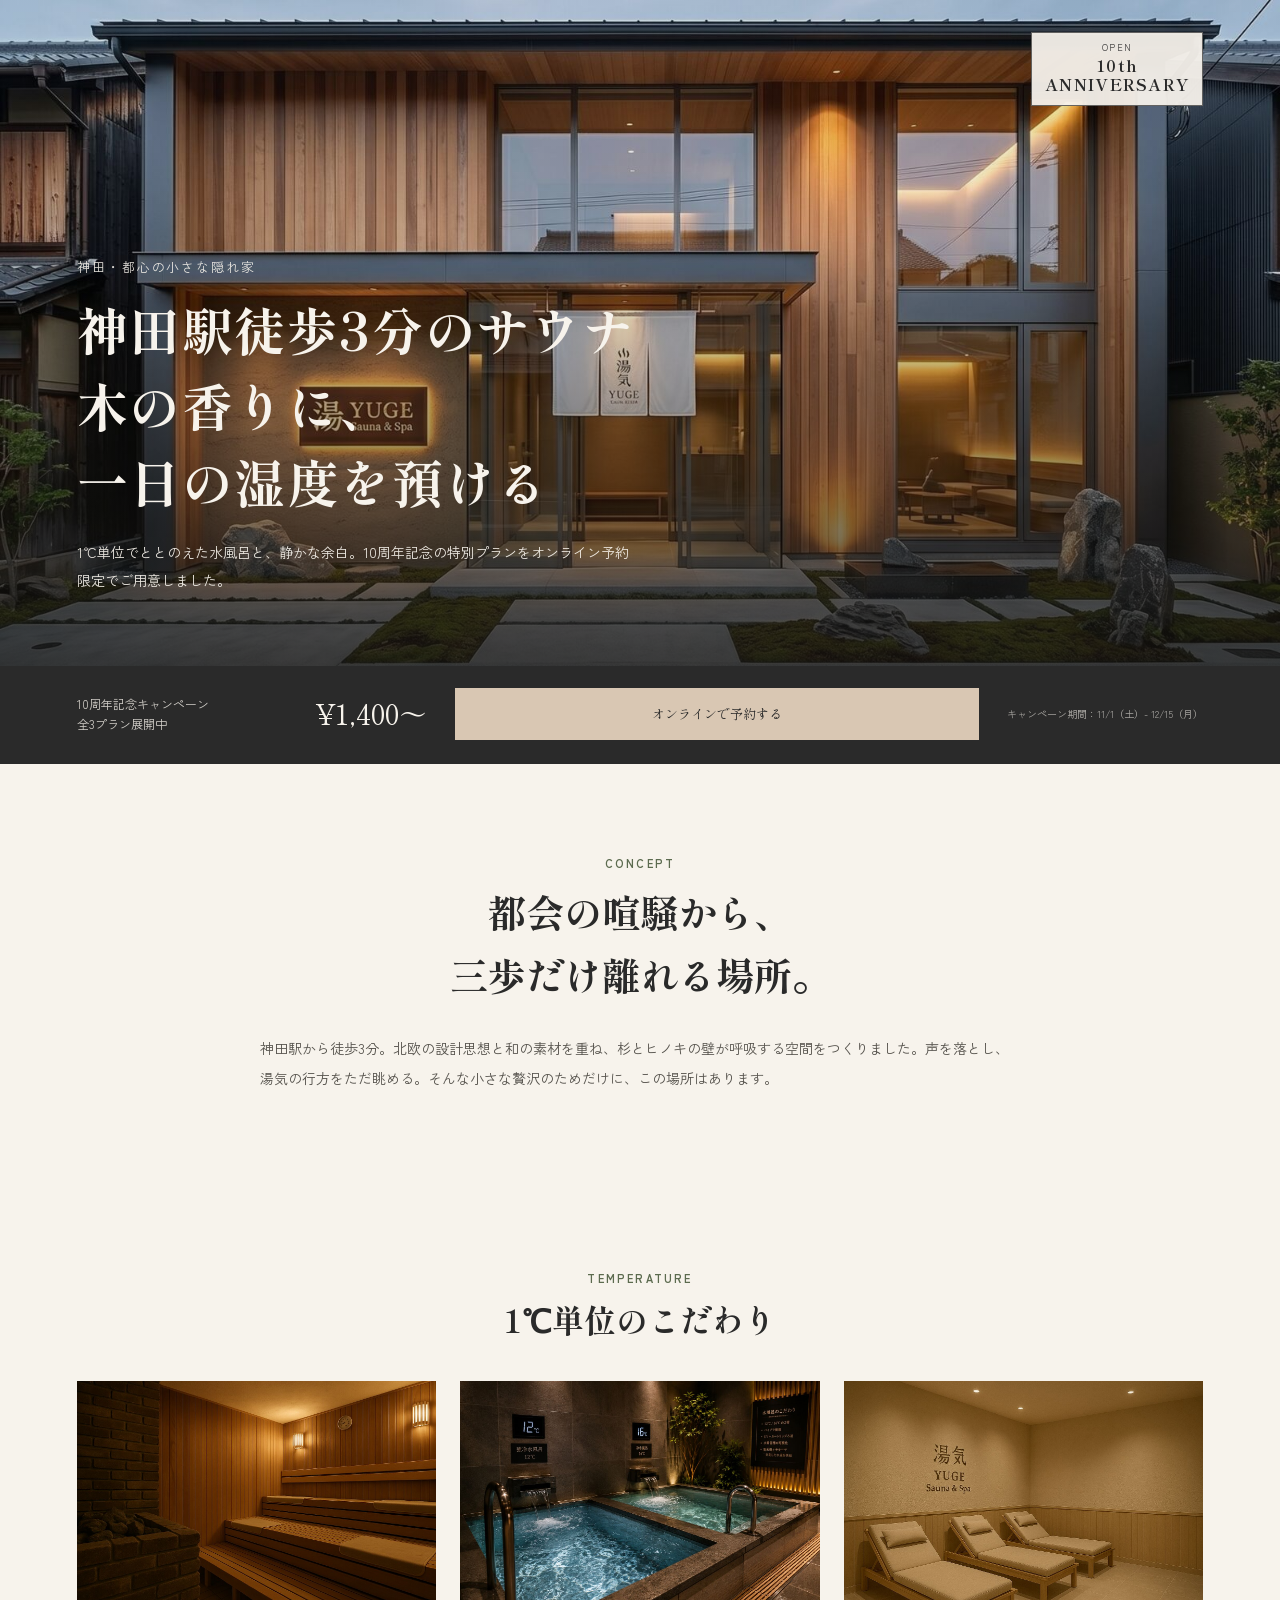
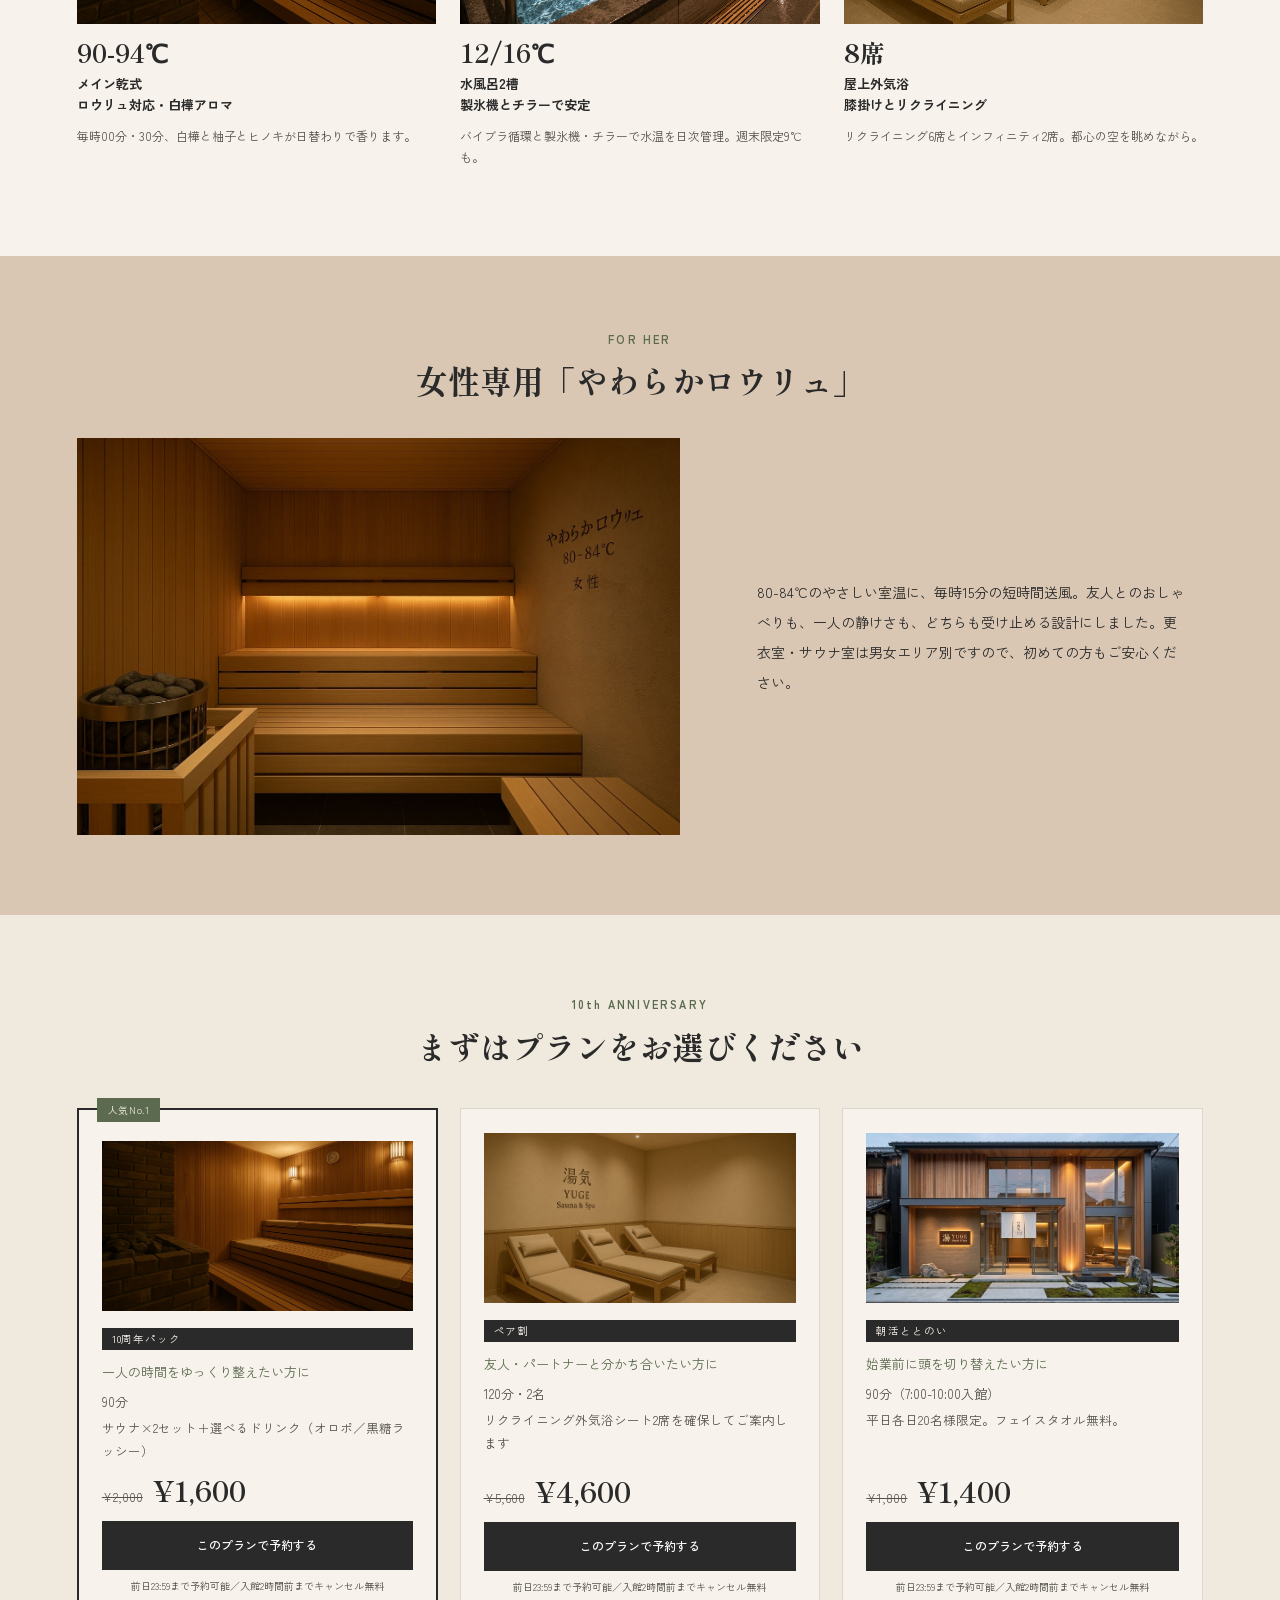
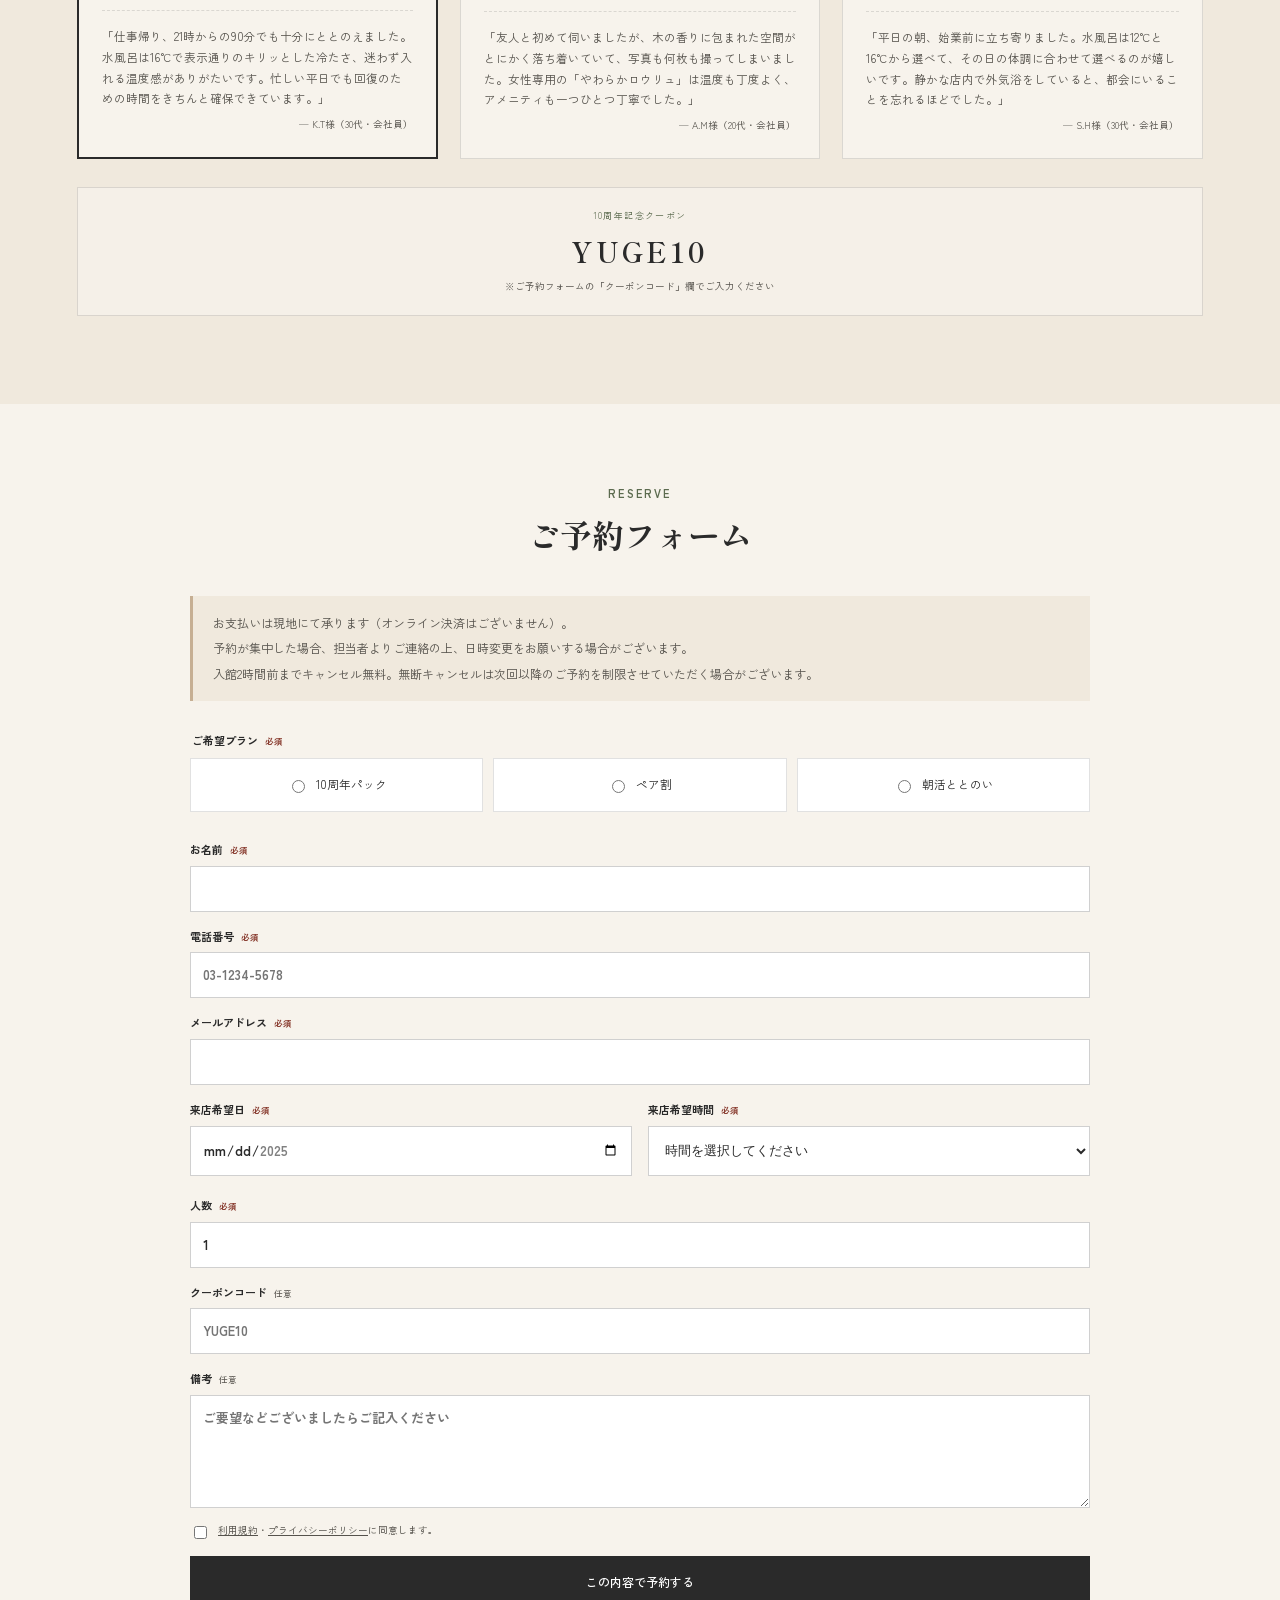
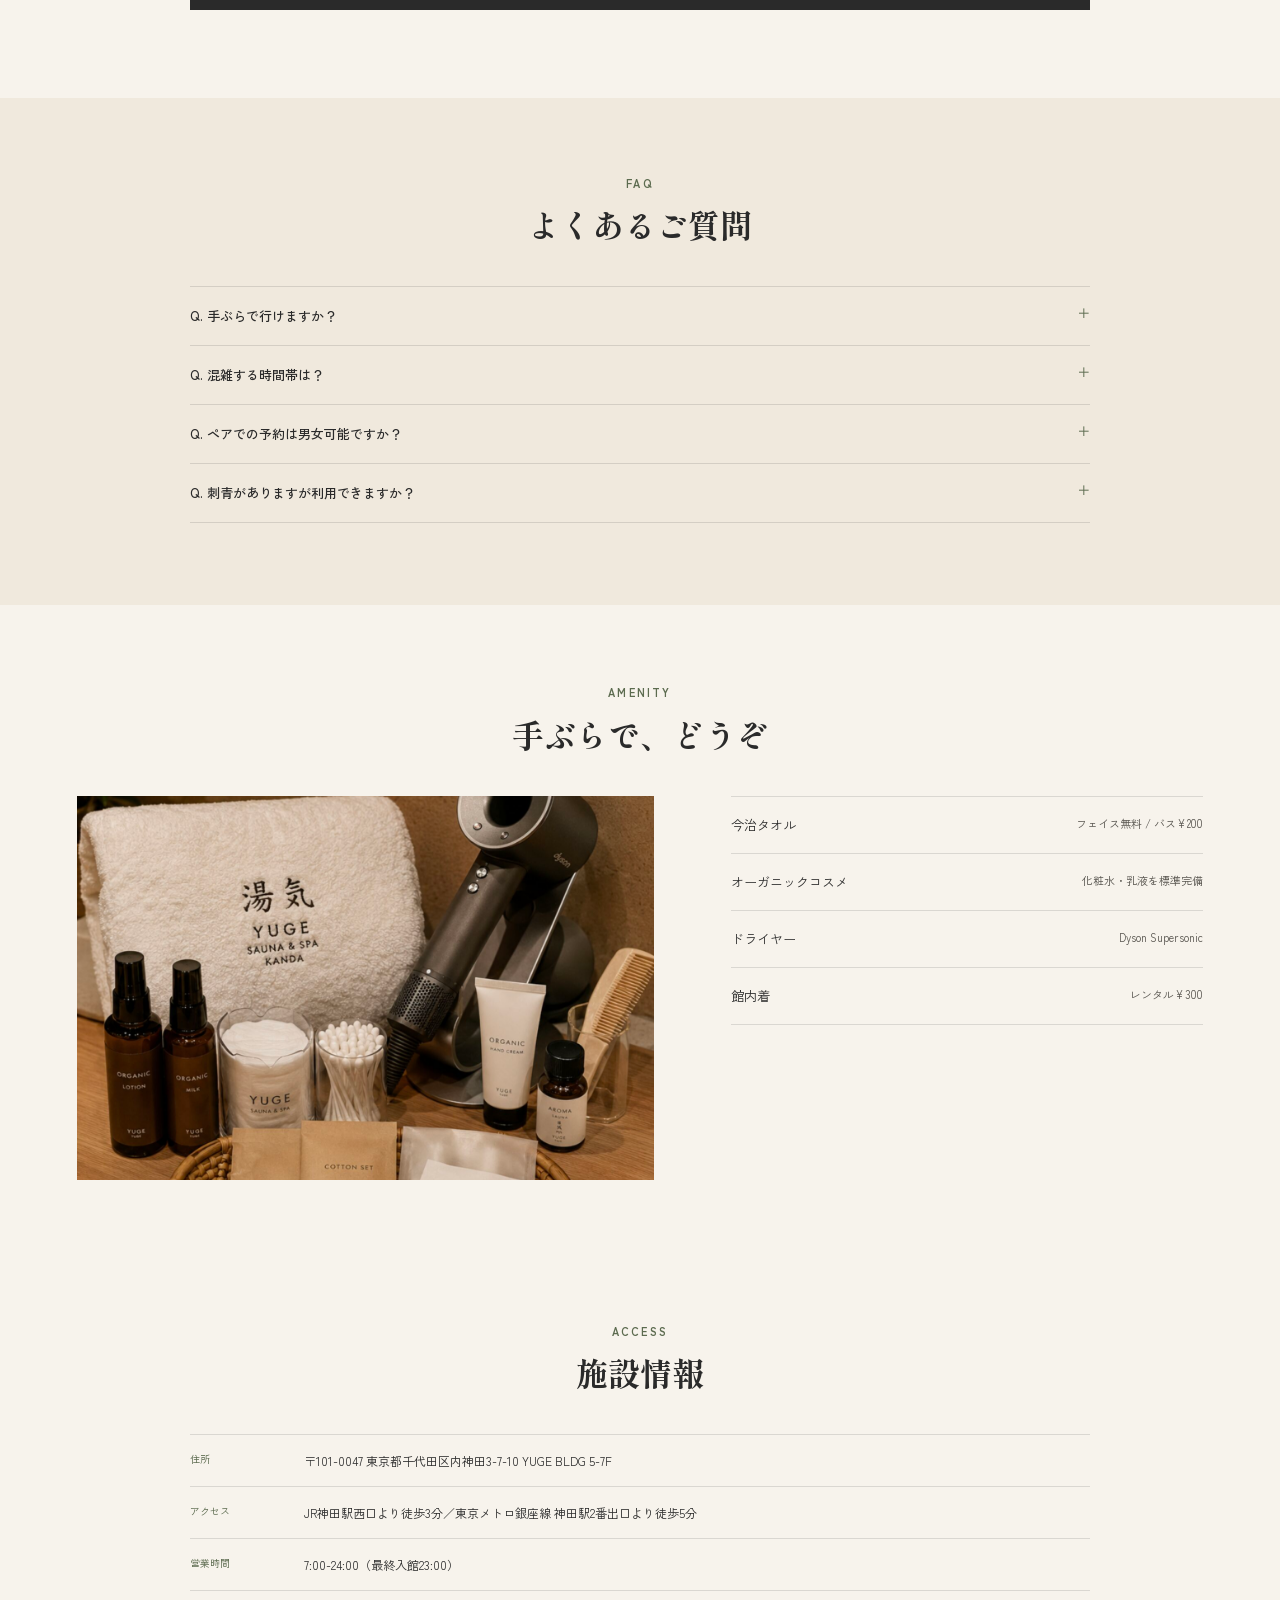
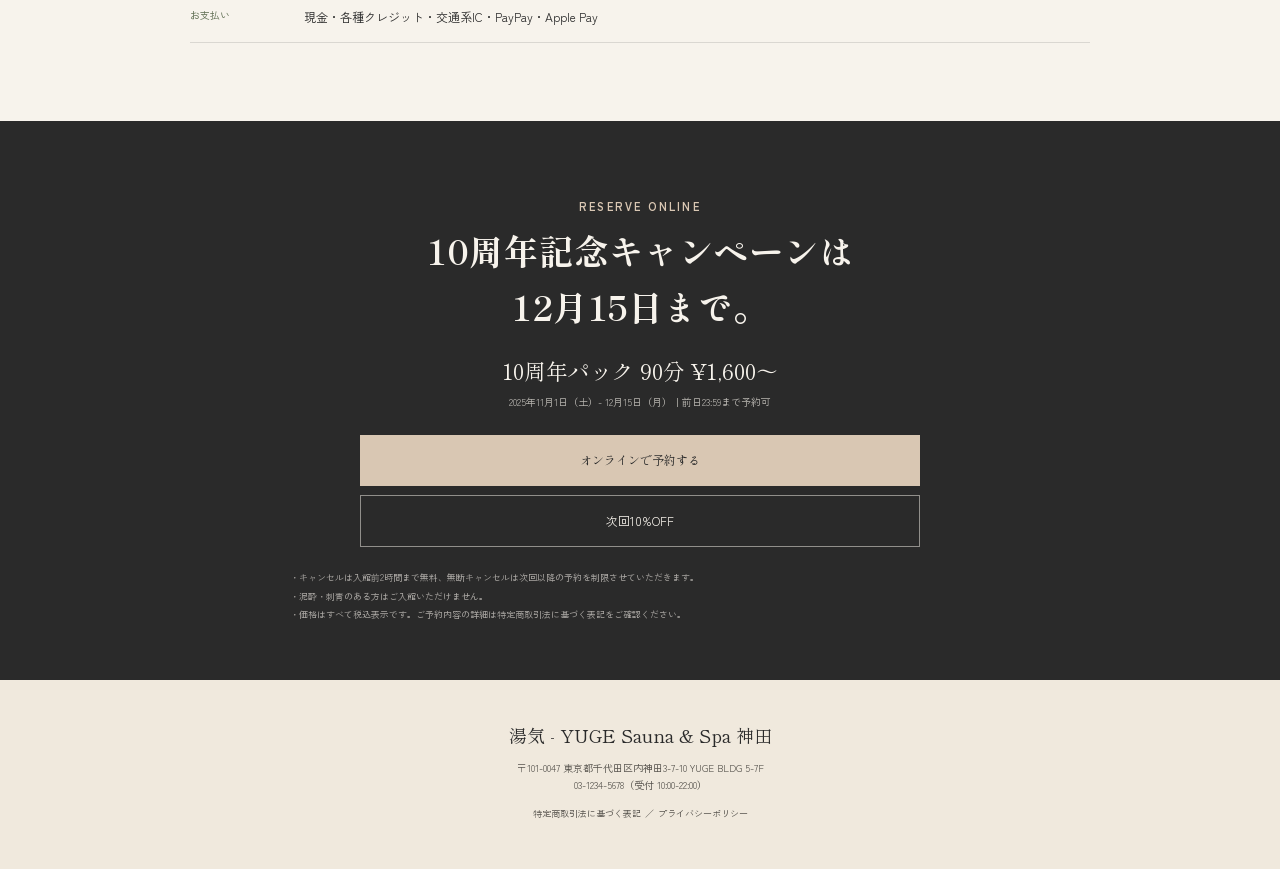
<file: lp_yuge/index.html>
<!DOCTYPE html>

<html lang="ja">
<head>
<meta charset="utf-8"/>
<meta content="width=device-width, initial-scale=1, viewport-fit=cover" name="viewport"/>
<title>湯気 - YUGE Sauna &amp; Spa 神田 | 10周年記念キャンペーン</title>
    <link rel="canonical" href="https://yuge-sauna.jp/10th/">
<meta content="神田駅徒歩3分の「湯気 - YUGE Sauna &amp; Spa 神田」。1℃単位でととのえた水風呂と静かな余白を楽しめるサウナ。10周年記念の特別プランをオンライン予約限定でご用意しています。" name="description"/>
<link href="favicon.ico" rel="icon"/>
<!-- OGP -->
<meta content="湯気 - YUGE Sauna &amp; Spa 神田 | 10周年記念キャンペーン" property="og:title"/>
<meta content="神田駅徒歩3分の「湯気 - YUGE Sauna &amp; Spa 神田」。1℃単位でととのえた水風呂と静かな余白を楽しめるサウナ。10周年記念の特別プランをオンライン予約限定でご用意しています。" property="og:description"/>
<meta content="website" property="og:type"/>
<meta content="https://yuge-sauna.jp/10th/" property="og:url"/>
<meta content="https://yuge-sauna.jp/10th/images/hero/exterior.jpg" property="og:image"/>
<link href="https://fonts.googleapis.com" rel="preconnect"/>
<link crossorigin="" href="https://fonts.gstatic.com" rel="preconnect"/>
<link href="https://fonts.googleapis.com/css2?family=Shippori+Mincho:wght@500;700&amp;family=Zen+Kaku+Gothic+New:wght@400;500;700&amp;display=swap" rel="stylesheet"/>
<link href="css/tokens.css" rel="stylesheet"/>
<link href="css/base.css" rel="stylesheet"/>
<link href="css/sections.css" rel="stylesheet"/>
<link href="css/form.css" rel="stylesheet"/>
<link href="css/desktop.css" rel="stylesheet"/>
<!-- GTM insert -->
</head>
<body>
<main class="site-shell">
<section aria-label="湯気 10周年記念キャンペーン" class="hero">
<img alt="湯気 - YUGE Sauna &amp; Spa 神田 外観" src="images/hero/exterior.jpg"/>
<div class="hero-badge"><span>OPEN</span><strong>10th<br/>ANNIVERSARY</strong></div>
<div class="hero-copy">
<p class="eyebrow">神田・都心の小さな隠れ家</p>
<h1 class="mincho">神田駅徒歩3分のサウナ<br/>木の香りに、<br/>一日の湿度を預ける</h1>
<p>1℃単位でととのえた水風呂と、静かな余白。10周年記念の特別プランをオンライン予約限定でご用意しました。</p>
</div>
</section>
<section aria-label="キャンペーン概要" class="hero-cta-strip">
<div class="hero-cta-price">
<p class="hero-cta-label">10周年記念キャンペーン<br/>全3プラン展開中</p>
<p class="hero-cta-nums mincho">¥1,400〜</p>
</div>
<a class="cta-block" href="#plan-section">オンラインで予約する</a>
<p class="hero-cta-period">キャンペーン期間：11/1（土）- 12/15（月）</p>
</section><section class="section concept-section">
<p class="kicker">CONCEPT</p>
<h2 class="mincho">都会の喧騒から、<br/>三歩だけ離れる場所。</h2>
<p>神田駅から徒歩3分。北欧の設計思想と和の素材を重ね、杉とヒノキの壁が呼吸する空間をつくりました。声を落とし、湯気の行方をただ眺める。そんな小さな贅沢のためだけに、この場所はあります。</p>
</section><section class="section temperature-section">
<div class="section-head"><p class="kicker">TEMPERATURE</p><h2 class="mincho">1℃単位のこだわり</h2></div>
<div class="spec-grid">
<article class="spec-mini"><img alt="メイン乾式サウナ" src="images/gallery/sauna-main.jpg"/><strong class="spec-temp mincho">90-94℃</strong><h3>メイン乾式<br/>ロウリュ対応・白樺アロマ</h3><p>毎時00分・30分、白樺と柚子とヒノキが日替わりで香ります。</p></article>
<article class="spec-mini"><img alt="水風呂2槽" src="images/gallery/mizuburo.jpg"/><strong class="spec-temp mincho">12/16℃</strong><h3>水風呂2槽<br/>製氷機とチラーで安定</h3><p>バイブラ循環と製氷機・チラーで水温を日次管理。週末限定9℃も。</p></article>
<article class="spec-mini"><img alt="屋上外気浴" src="images/gallery/gaikiyoku.jpg"/><strong class="spec-temp mincho">8席</strong><h3>屋上外気浴<br/>膝掛けとリクライニング</h3><p>リクライニング6席とインフィニティ2席。都心の空を眺めながら。</p></article>
</div>
</section><section class="women-section">
<div class="section-head"><p class="kicker">FOR HER</p><h2 class="mincho">女性専用「やわらかロウリュ」</h2></div>
<img alt="女性専用やわらかロウリュ" src="images/gallery/sauna-women.jpg"/>
<p>80-84℃のやさしい室温に、毎時15分の短時間送風。友人とのおしゃべりも、一人の静けさも、どちらも受け止める設計にしました。更衣室・サウナ室は男女エリア別ですので、初めての方もご安心ください。</p>
</section>
<section class="section section-plans" id="plan-section">
<div class="section-head">
<p class="kicker">10th ANNIVERSARY</p>
<h2 class="mincho">まずはプランをお選びください</h2>
</div>
<article class="price-card is-popular">
<span class="popular-badge">人気No.1</span>
<img alt="メインサウナ" class="price-thumb" src="images/gallery/sauna-main.jpg"/>
<span class="price-tag">10周年パック</span>
<p class="price-reason">一人の時間をゆっくり整えたい方に</p>
<p class="price-duration">90分</p>
<p class="price-desc">サウナ×2セット＋選べるドリンク（オロポ／黒糖ラッシー）</p>
<div class="price-row"><span class="price-old">¥2,000</span><strong class="price-new mincho">¥1,600</strong></div>
<button class="price-btn" data-plan="10th" type="button">このプランで予約する</button>
<p class="price-note">前日23:59まで予約可能／入館2時間前までキャンセル無料</p>
<div class="price-proof"><p>「仕事帰り、21時からの90分でも十分にととのえました。水風呂は16℃で表示通りのキリッとした冷たさ、迷わず入れる温度感がありがたいです。忙しい平日でも回復のための時間をきちんと確保できています。」</p><span>— K.T様（30代・会社員）</span></div>
</article>
<article class="price-card">
<img alt="屋上外気浴" class="price-thumb" src="images/gallery/gaikiyoku.jpg"/>
<span class="price-tag">ペア割</span>
<p class="price-reason">友人・パートナーと分かち合いたい方に</p>
<p class="price-duration">120分・2名</p>
<p class="price-desc">リクライニング外気浴シート2席を確保してご案内します</p>
<div class="price-row"><span class="price-old">¥5,600</span><strong class="price-new mincho">¥4,600</strong></div>
<button class="price-btn" data-plan="pair" type="button">このプランで予約する</button>
<p class="price-note">前日23:59まで予約可能／入館2時間前までキャンセル無料</p>
<div class="price-proof"><p>「友人と初めて伺いましたが、木の香りに包まれた空間がとにかく落ち着いていて、写真も何枚も撮ってしまいました。女性専用の「やわらかロウリュ」は温度も丁度よく、アメニティも一つひとつ丁寧でした。」</p><span>— A.M様（20代・会社員）</span></div>
</article>
<article class="price-card">
<img alt="湯気の外観" class="price-thumb" src="images/hero/exterior.jpg"/>
<span class="price-tag">朝活ととのい</span>
<p class="price-reason">始業前に頭を切り替えたい方に</p>
<p class="price-duration">90分（7:00-10:00入館）</p>
<p class="price-desc">平日各日20名様限定。フェイスタオル無料。</p>
<div class="price-row"><span class="price-old">¥1,800</span><strong class="price-new mincho">¥1,400</strong></div>
<button class="price-btn" data-plan="morning" type="button">このプランで予約する</button>
<p class="price-note">前日23:59まで予約可能／入館2時間前までキャンセル無料</p>
<div class="price-proof"><p>「平日の朝、始業前に立ち寄りました。水風呂は12℃と16℃から選べて、その日の体調に合わせて選べるのが嬉しいです。静かな店内で外気浴をしていると、都会にいることを忘れるほどでした。」</p><span>— S.H様（30代・会社員）</span></div>
</article>
<div aria-label="クーポンコード" class="coupon">
<p class="coupon-label">10周年記念クーポン</p>
<strong class="coupon-code mincho">YUGE10</strong>
<p>※ご予約フォームの「クーポンコード」欄でご入力ください</p>
</div>
</section>
<section class="section reservation-section" id="reservation-form">
<div class="section-head">
<p class="kicker">RESERVE</p>
<h2 class="mincho">ご予約フォーム</h2>
</div>
<div class="reserve-notice">
<p>お支払いは現地にて承ります（オンライン決済はございません）。</p>
<p>予約が集中した場合、担当者よりご連絡の上、日時変更をお願いする場合がございます。</p>
<p>入館2時間前までキャンセル無料。無断キャンセルは次回以降のご予約を制限させていただく場合がございます。</p>
</div>
<form id="reserve-form" novalidate="">
<fieldset>
<legend>ご希望プラン <span class="required">必須</span></legend>
<div class="radio-grid">
<label><input aria-describedby="plan-error" name="plan" required="" type="radio" value="10th"/> <span>10周年パック</span></label>
<label><input aria-describedby="plan-error" name="plan" type="radio" value="pair"/> <span>ペア割</span></label>
<label><input aria-describedby="plan-error" name="plan" type="radio" value="morning"/> <span>朝活ととのい</span></label>
</div>
<p class="field-error" data-error-for="plan" hidden="" id="plan-error"></p>
</fieldset>
<label class="field">お名前 <span class="required">必須</span><input aria-describedby="name-error" autocomplete="name" name="name" required="" type="text"/><span class="field-error" data-error-for="name" hidden="" id="name-error"></span></label>
<label class="field">電話番号 <span class="required">必須</span><input aria-describedby="tel-error" autocomplete="tel" inputmode="tel" name="tel" placeholder="03-1234-5678" required="" type="tel"/><span class="field-error" data-error-for="tel" hidden="" id="tel-error"></span></label>
<label class="field">メールアドレス <span class="required">必須</span><input aria-describedby="email-error" autocomplete="email" name="email" required="" type="email"/><span class="field-error" data-error-for="email" hidden="" id="email-error"></span></label>
<div class="field-row">
<label class="field">来店希望日 <span class="required">必須</span><input aria-describedby="date-error" max="2025-12-15" min="2025-11-01" name="date" required="" type="date"/><span class="field-error" data-error-for="date" hidden="" id="date-error"></span></label>
<label class="field">来店希望時間 <span class="required">必須</span><select aria-describedby="time-error" name="time" required=""><option value="">時間を選択してください</option><option value="07:00">07:00</option><option value="08:00">08:00</option><option value="09:00">09:00</option><option value="10:00">10:00</option><option value="11:00">11:00</option><option value="12:00">12:00</option><option value="13:00">13:00</option><option value="14:00">14:00</option><option value="15:00">15:00</option><option value="16:00">16:00</option><option value="17:00">17:00</option><option value="18:00">18:00</option><option value="19:00">19:00</option><option value="20:00">20:00</option><option value="21:00">21:00</option><option value="22:00">22:00</option><option value="23:00">23:00</option></select><span class="field-error" data-error-for="time" hidden="" id="time-error"></span></label>
</div>
<label class="field">人数 <span class="required">必須</span><input aria-describedby="people-error" min="1" name="people" required="" type="number" value="1"/><span class="field-error" data-error-for="people" hidden="" id="people-error"></span></label>
<label class="field">クーポンコード <span class="optional">任意</span><input name="coupon" placeholder="YUGE10" type="text" value=""/></label>
<label class="field">備考 <span class="optional">任意</span><textarea name="note" placeholder="ご要望などございましたらご記入ください" rows="4"></textarea></label>
<label class="agree"><input aria-describedby="agreement-error" name="agreement" required="" type="checkbox"/><span><a href="legal/terms.html">利用規約</a>・<a href="legal/privacy.html">プライバシーポリシー</a>に同意します。</span></label>
<p class="field-error agreement-error" data-error-for="agreement" hidden="" id="agreement-error"></p>
<p class="form-message error" hidden="" id="form-error" role="alert"></p>
<button class="form-submit" type="submit">この内容で予約する</button>
</form>
<div class="form-success" hidden="" id="form-success">
<p class="success-kicker">RESERVATION COMPLETE</p>
<h3 class="mincho">ご予約ありがとうございます</h3>
<p>予約内容を受け付けました。担当者より確認のご連絡を差し上げます。予約日時の変更やお問い合わせは03-1234-5678までお願いいたします。</p>
</div>
</section>
<section class="section faq-section">
<div class="section-head"><p class="kicker">FAQ</p><h2 class="mincho">よくあるご質問</h2></div>
<div class="faq-list">
<details><summary>Q. 手ぶらで行けますか？</summary><p>A. フェイスタオル無料、バスタオル¥200、アメニティ完備でお越しいただけます。</p></details>
<details><summary>Q. 混雑する時間帯は？</summary><p>A. 平日19時〜21時がピークです。朝活（7時〜10時）は比較的ゆったりお使いいただけます。</p></details>
<details><summary>Q. ペアでの予約は男女可能ですか？</summary><p>A. 可能です。更衣室・サウナ室はエリア別になっております。</p></details>
<details><summary>Q. 刺青がありますが利用できますか？</summary><p>A. 申し訳ございませんが、刺青のある方・泥酔されている方はご入館いただけません。</p></details>
</div>
</section>



<section class="section amenity-section">
<div class="section-head"><p class="kicker">AMENITY</p><h2 class="mincho">手ぶらで、どうぞ</h2></div>
<img alt="アメニティ" src="images/amenity/amenities.jpg"/>
<ul class="amenity-list">
<li><span>今治タオル</span><small>フェイス無料 / バス¥200</small></li>
<li><span>オーガニックコスメ</span><small>化粧水・乳液を標準完備</small></li>
<li><span>ドライヤー</span><small>Dyson Supersonic</small></li>
<li><span>館内着</span><small>レンタル¥300</small></li>
</ul>
</section>
<section class="section access-section">
<div class="section-head"><p class="kicker">ACCESS</p><h2 class="mincho">施設情報</h2></div>
<dl class="access-list">
<div><dt>住所</dt><dd>〒101-0047 東京都千代田区内神田3-7-10 YUGE BLDG 5-7F</dd></div>
<div><dt>アクセス</dt><dd>JR神田駅西口より徒歩3分／東京メトロ銀座線 神田駅2番出口より徒歩5分</dd></div>
<div><dt>営業時間</dt><dd>7:00-24:00（最終入館23:00）</dd></div>
<div><dt>お支払い</dt><dd>現金・各種クレジット・交通系IC・PayPay・Apple Pay</dd></div>
</dl>
</section>
<section class="final-cta">
<p class="kicker">RESERVE ONLINE</p>
<h2 class="mincho">10周年記念キャンペーンは<br/>12月15日まで。</h2>
<p class="price-recap mincho">10周年パック 90分 ¥1,600〜</p>
<p class="period">2025年11月1日（土）- 12月15日（月）｜前日23:59まで予約可</p>
<a class="final-primary" href="#reservation-form">オンラインで予約する</a>
<a class="final-secondary" href="#footer">次回10%OFF</a>
<div class="fine-print"><p>・キャンセルは入館前2時間まで無料、無断キャンセルは次回以降の予約を制限させていただきます。</p><p>・泥酔・刺青のある方はご入館いただけません。</p><p>・価格はすべて税込表示です。ご予約内容の詳細は特定商取引法に基づく表記をご確認ください。</p></div>
</section>
<footer id="footer">
<p class="footer-name mincho">湯気 - YUGE Sauna &amp; Spa 神田</p>
<p>〒101-0047 東京都千代田区内神田3-7-10 YUGE BLDG 5-7F<br/>03-1234-5678（受付 10:00-22:00）</p>
<p class="footer-legal"><a href="legal/tokushoho.html">特定商取引法に基づく表記</a><span>／</span><a href="legal/privacy.html">プライバシーポリシー</a></p>
</footer>
</main>
<div aria-label="固定予約導線" class="sticky-cta">
<a class="sticky-secondary" href="#footer">次回10%OFF</a>
<a class="sticky-primary" href="#plan-section">キャンペーンプランで予約する</a>
</div>
<script src="js/main.js"></script>
<script src="js/reservation.js"></script>
</body>
</html>
</file>
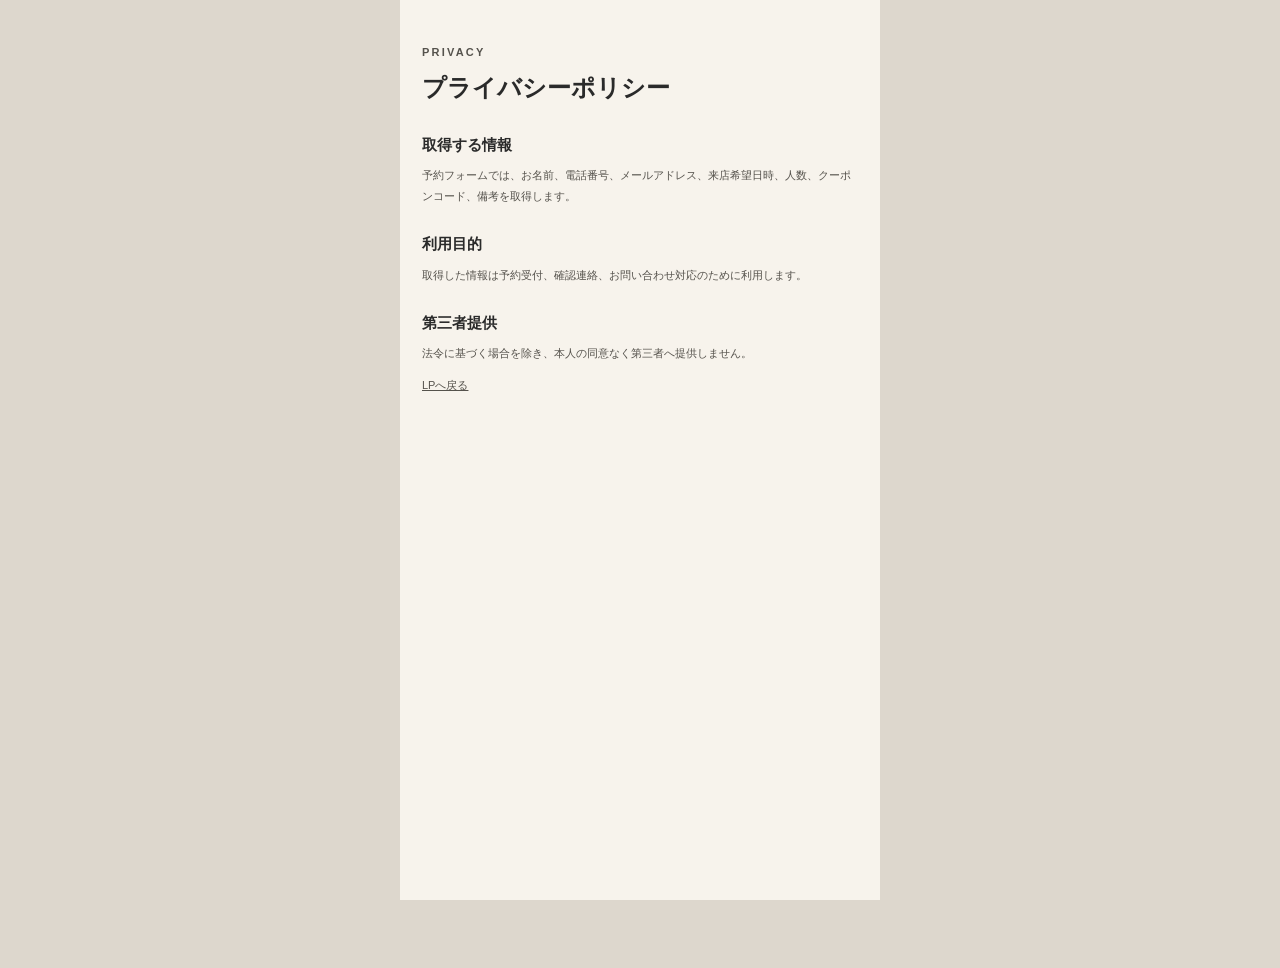
<file: legal/privacy.html>
<!doctype html><html lang="ja"><head><meta charset="utf-8"><meta name="viewport" content="width=device-width,initial-scale=1"><title>プライバシーポリシー | 湯気 - YUGE Sauna & Spa 神田</title><link rel="stylesheet" href="../css/tokens.css"><link rel="stylesheet" href="../css/base.css">
  <link rel="stylesheet" href="../css/legal.css">
</head><body><main class="page"><p class="kicker">PRIVACY</p><h1>プライバシーポリシー</h1><h2>取得する情報</h2><p>予約フォームでは、お名前、電話番号、メールアドレス、来店希望日時、人数、クーポンコード、備考を取得します。</p><h2>利用目的</h2><p>取得した情報は予約受付、確認連絡、お問い合わせ対応のために利用します。</p><h2>第三者提供</h2><p>法令に基づく場合を除き、本人の同意なく第三者へ提供しません。</p><p><a href="../index.html">LPへ戻る</a></p></main></body></html>
</file>
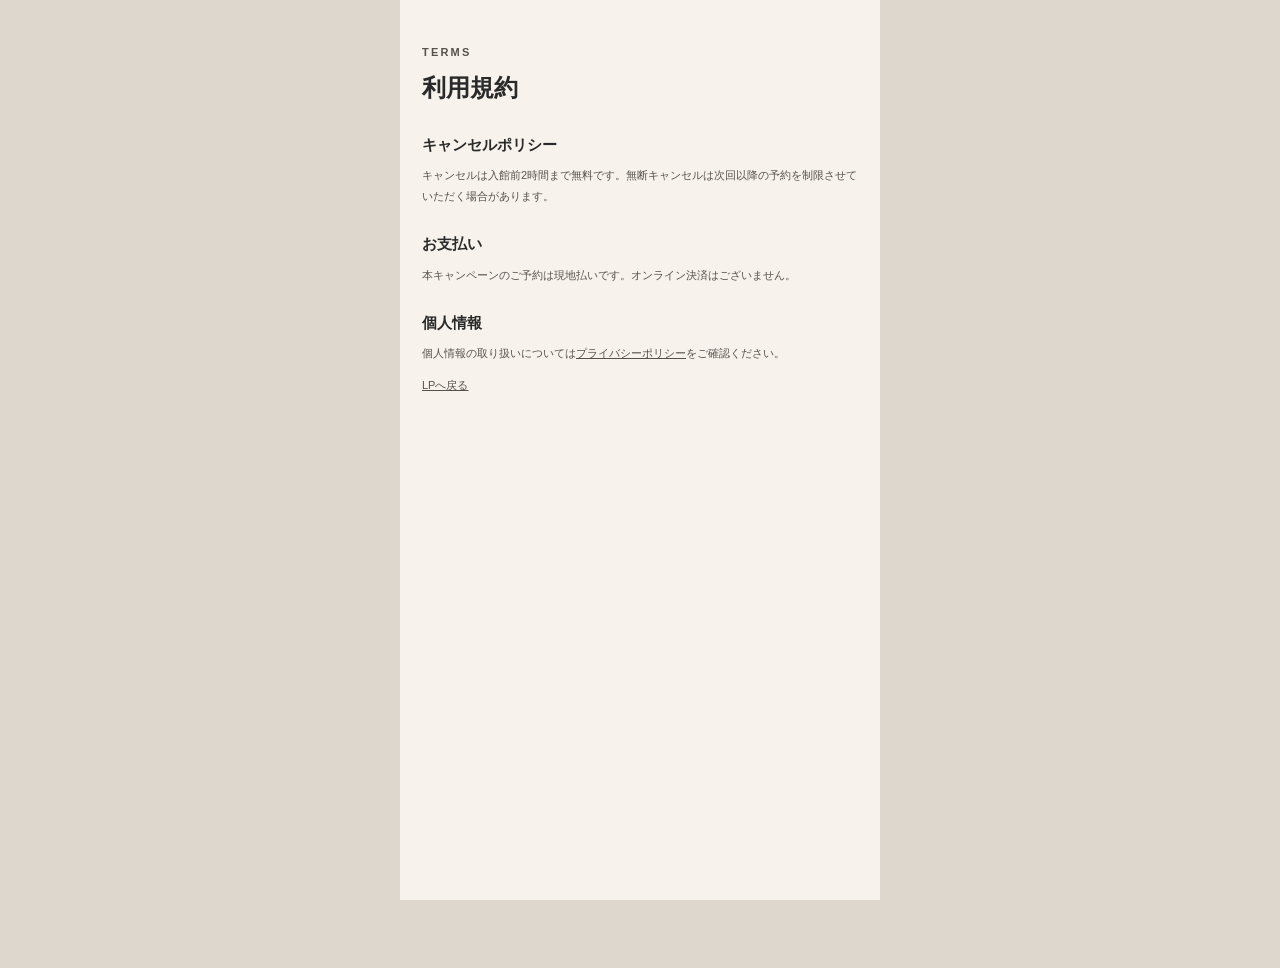
<file: legal/terms.html>
<!doctype html><html lang="ja"><head><meta charset="utf-8"><meta name="viewport" content="width=device-width,initial-scale=1"><title>利用規約 | 湯気 - YUGE Sauna & Spa 神田</title><link rel="stylesheet" href="../css/tokens.css"><link rel="stylesheet" href="../css/base.css">
  <link rel="stylesheet" href="../css/legal.css">
</head><body><main class="page"><p class="kicker">TERMS</p><h1>利用規約</h1><h2>キャンセルポリシー</h2><p>キャンセルは入館前2時間まで無料です。無断キャンセルは次回以降の予約を制限させていただく場合があります。</p><h2>お支払い</h2><p>本キャンペーンのご予約は現地払いです。オンライン決済はございません。</p><h2>個人情報</h2><p>個人情報の取り扱いについては<a href="privacy.html">プライバシーポリシー</a>をご確認ください。</p><p><a href="../index.html">LPへ戻る</a></p></main></body></html>
</file>
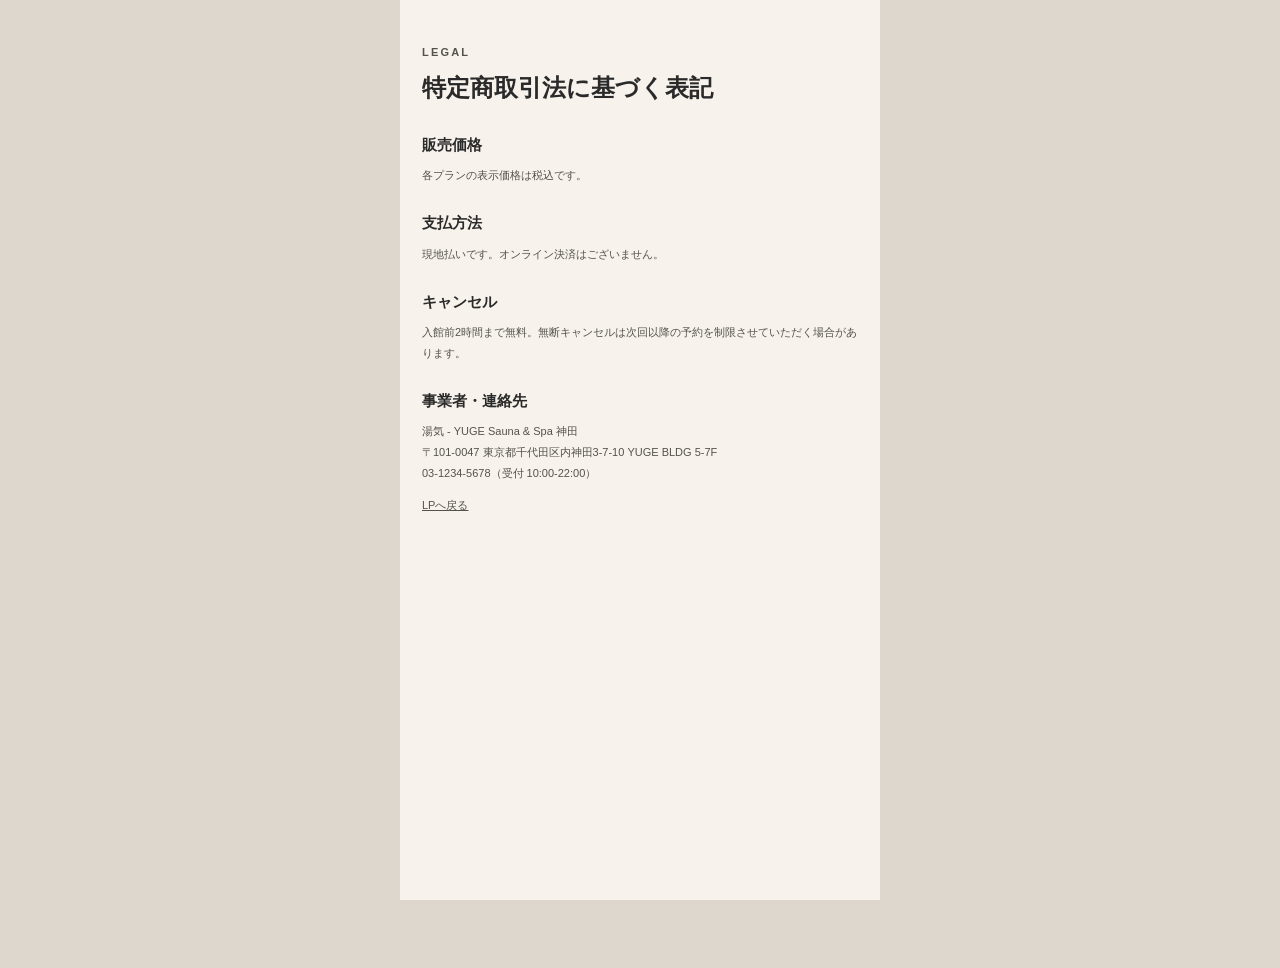
<file: legal/tokushoho.html>
<!doctype html><html lang="ja"><head><meta charset="utf-8"><meta name="viewport" content="width=device-width,initial-scale=1"><title>特定商取引法に基づく表記 | 湯気 - YUGE Sauna & Spa 神田</title><link rel="stylesheet" href="../css/tokens.css"><link rel="stylesheet" href="../css/base.css">
  <link rel="stylesheet" href="../css/legal.css">
</head><body><main class="page"><p class="kicker">LEGAL</p><h1>特定商取引法に基づく表記</h1><h2>販売価格</h2><p>各プランの表示価格は税込です。</p><h2>支払方法</h2><p>現地払いです。オンライン決済はございません。</p><h2>キャンセル</h2><p>入館前2時間まで無料。無断キャンセルは次回以降の予約を制限させていただく場合があります。</p><h2>事業者・連絡先</h2><p>湯気 - YUGE Sauna & Spa 神田<br>〒101-0047 東京都千代田区内神田3-7-10 YUGE BLDG 5-7F<br>03-1234-5678（受付 10:00-22:00）</p><p><a href="../index.html">LPへ戻る</a></p></main></body></html>
</file>
<file: lp_yuge/css/tokens.css>
:root {
  --paper: #F7F3EC;
  --paper-deep: #F0E9DD;
  --wood: #D9C7B3;
  --wood-deep: #C6AF93;
  --ink: #2A2A2A;
  --ink-soft: #55524C;
  --moss: #5C6B4F;
  --line: rgba(42,42,42,0.14);
  --font-mincho: 'Shippori Mincho', 'Noto Serif CJK JP', serif;
  --font-sans: 'Zen Kaku Gothic New', 'Noto Sans CJK JP', sans-serif;
  --content-max-width: 480px;
  --gutter: clamp(18px, 5vw, 24px);
  --shadow: 0 10px 28px rgba(42,42,42,.07);
}
</file>
<file: lp_yuge/css/base.css>
* { box-sizing: border-box; }
html { scroll-behavior: smooth; background: #ddd7cd; }
body {
  margin: 0;
  background: #ddd7cd;
  color: var(--ink);
  font-family: var(--font-sans);
  font-weight: 400;
  line-height: 1.7;
  -webkit-font-smoothing: antialiased;
  padding-bottom: 68px;
}
button, input, textarea { font: inherit; }
button, a { -webkit-tap-highlight-color: transparent; }
button, a { touch-action: manipulation; }
a { color: inherit; text-decoration: none; }
img { display: block; width: 100%; height: auto; }
p, h1, h2, h3, ul, dl { margin-top: 0; }
ul { padding-left: 0; }
.mincho { font-family: var(--font-mincho); }
.site-shell {
  width: 100%;
  max-width: var(--content-max-width);
  margin: 0 auto;
  background: var(--paper);
  overflow: clip;
}
.section { padding: 46px var(--gutter); }
.section-head { margin-bottom: 24px; text-align: center; }
.kicker {
  margin-bottom: 7px;
  color: var(--moss);
  font-size: 10.5px;
  font-weight: 700;
  letter-spacing: .2em;
  line-height: 1.4;
}
.section-head h2 { margin-bottom: 0; font-size: clamp(22px, 5.9vw, 28px); line-height: 1.55; font-weight: 700; }
.cta-block, .price-btn, .form-submit, .final-primary { border: 0; cursor: pointer; }

/* Subtle scroll reveal animation.
   Elements remain visible if JavaScript is unavailable. */
.scroll-reveal {
  opacity: 0;
  transform: translateX(-52px);
  transition:
    opacity 1.1s ease,
    transform 1.1s cubic-bezier(.22, 1, .36, 1);
  transition-delay: var(--reveal-delay, 0ms);
}

.scroll-reveal.is-visible {
  opacity: 1;
  transform: translateX(0);
}

@media (prefers-reduced-motion: reduce) {
  .scroll-reveal {
    opacity: 1;
    transform: none;
    transition: none;
  }
}
</file>
<file: lp_yuge/css/sections.css>
.hero { position: relative; height: min(610px, 133vw); min-height: 510px; overflow: hidden; }
.hero > img { position: absolute; inset: 0; width: 100%; height: 100%; object-fit: cover; object-position: center; }
.hero::after { content:""; position:absolute; inset:0; background:linear-gradient(180deg,rgba(20,18,15,.12),rgba(20,18,15,.03) 36%,rgba(20,18,15,.78) 100%); }
.hero-badge { position:absolute; top:18px; right:18px; z-index:2; min-width:82px; padding:7px 9px 8px; background:rgba(247,243,236,.94); border:1px solid rgba(42,42,42,.7); text-align:center; color:var(--ink); }
.hero-badge span { display:block; font-size:8px; letter-spacing:.17em; line-height:1.1; }
.hero-badge strong { display:block; margin-top:3px; font-family:var(--font-mincho); font-size:13px; line-height:1.2; letter-spacing:.08em; }
.hero-copy { position:absolute; left:var(--gutter); right:var(--gutter); bottom:31px; z-index:2; color:var(--paper); }
.hero-copy .eyebrow { margin-bottom:10px; font-size:11px; letter-spacing:.15em; opacity:.9; }
.hero-copy h1 { margin-bottom:12px; font-size:clamp(25px,7vw,31px); line-height:1.52; letter-spacing:.03em; }
.hero-copy > p:last-child { max-width:355px; margin-bottom:0; font-size:12px; line-height:1.9; opacity:.94; }
.hero-cta-strip { padding:19px var(--gutter) 23px; background:var(--ink); color:var(--paper); }
.hero-cta-price { display:flex; justify-content:space-between; gap:16px; align-items:flex-start; margin-bottom:13px; }
.hero-cta-label { margin:0; font-size:11px; line-height:1.65; opacity:.82; }
.hero-cta-nums { margin:0; font-size:23px; line-height:1.1; white-space:nowrap; }
.cta-block { display:block; padding:14px 16px; background:var(--wood); color:var(--ink); text-align:center; font-family:var(--font-mincho); font-size:13px; }
.hero-cta-period { margin:9px 0 0; font-size:9.5px; text-align:center; opacity:.62; }
.section-plans { background:var(--paper-deep); padding-top:44px; }
.price-card { position:relative; margin:0 0 18px; padding:20px 19px 21px; background:var(--paper); border:1px solid var(--line); }
.price-card.is-popular { border:2px solid var(--ink); padding-top:27px; }
.popular-badge { position:absolute; top:-12px; left:18px; padding:4px 11px; background:var(--moss); color:var(--paper); font-size:9.5px; letter-spacing:.06em; }
.price-thumb { width:100px; height:80px; object-fit:cover; margin-bottom:13px; }
.price-tag { display:inline-block; margin-bottom:10px; padding:4px 10px; background:var(--ink); color:var(--paper); font-size:10px; letter-spacing:.08em; line-height:1.4; }
.price-reason { margin-bottom:8px; color:var(--moss); font-size:12px; line-height:1.6; }
.price-duration { margin-bottom:4px; color:var(--ink-soft); font-size:12.5px; }
.price-desc { margin-bottom:14px; color:var(--ink-soft); font-size:12px; line-height:1.75; }
.price-row { display:flex; align-items:baseline; gap:11px; margin-bottom:14px; }
.price-old { color:var(--ink-soft); font-size:12px; text-decoration:line-through; }
.price-new { font-size:25px; line-height:1; }
.price-btn { width:100%; padding:13px 10px; background:var(--ink); color:#fff; font-size:12px; font-weight:500; }
.price-note { margin:8px 0 0; color:var(--ink-soft); font-size:9.5px; text-align:center; line-height:1.55; }
.price-proof { margin-top:17px; padding-top:15px; border-top:1px dashed var(--line); }
.price-proof p { margin-bottom:7px; color:var(--ink-soft); font-size:11.5px; line-height:1.8; }
.price-proof span { display:block; color:var(--ink-soft); font-size:9.5px; text-align:right; }
.coupon { margin-top:27px; padding:18px 16px; border:1px solid var(--line); background:rgba(255,255,255,.3); text-align:center; }
.coupon-label { margin-bottom:5px; color:var(--moss); font-size:9px; letter-spacing:.15em; }
.coupon-code { display:block; margin-bottom:4px; font-size:27px; letter-spacing:.12em; }
.coupon > p:last-child { margin:0; font-size:9.5px; color:var(--ink-soft); }
.reservation-section { background:var(--paper); }
.reserve-notice { margin-bottom:22px; padding:14px; border-left:3px solid var(--wood-deep); background:var(--paper-deep); }
.reserve-notice p { margin:0 0 5px; color:var(--ink-soft); font-size:11.5px; line-height:1.7; }
.reserve-notice p:last-child { margin-bottom:0; }
.faq-section { background:var(--paper-deep); }
.faq-list { border-top:1px solid var(--line); }
details { border-bottom:1px solid var(--line); }
summary { position:relative; list-style:none; padding:15px 25px 15px 0; font-size:12px; font-weight:500; cursor:pointer; }
summary::-webkit-details-marker { display:none; }
summary::after { content:"＋"; position:absolute; right:0; top:12px; color:var(--moss); }
details[open] summary::after { content:"−"; }
details p { margin:0 0 15px; padding-right:5px; color:var(--ink-soft); font-size:11.5px; line-height:1.8; }
.temperature-section { background:var(--paper); }
.spec-grid { display:grid; grid-template-columns:repeat(3,1fr); gap:7px; }
.spec-mini { min-width:0; }
.spec-mini img { height:78px; object-fit:cover; margin-bottom:8px; }
.spec-temp { display:block; margin-bottom:5px; font-size:17px; line-height:1; }
.spec-mini h3 { margin-bottom:6px; font-size:9.5px; line-height:1.45; font-weight:700; }
.spec-mini p { margin:0; color:var(--ink-soft); font-size:8.5px; line-height:1.65; }
.concept-section { background:var(--paper); padding-top:48px; padding-bottom:52px; text-align:center; }
.concept-section h2 { margin-bottom:18px; font-size:24px; line-height:1.65; }
.concept-section > p:last-child { margin:0; color:var(--ink-soft); font-size:12px; line-height:2; text-align:left; }
.women-section { padding:42px var(--gutter) 45px; background:var(--wood); }
.women-section .section-head { margin-bottom:18px; }
.women-section .section-head h2 { font-size:21px; }
.women-section > img { margin-bottom:17px; }
.women-section > p { margin:0; font-size:11.5px; line-height:1.95; }
.amenity-section img { margin-bottom:19px; }
.amenity-list { margin:0; list-style:none; border-top:1px solid var(--line); }
.amenity-list li { display:flex; justify-content:space-between; gap:10px; padding:11px 0; border-bottom:1px solid var(--line); font-size:11.5px; }
.amenity-list small { color:var(--ink-soft); text-align:right; font-size:10.5px; }
.access-section { padding-top:25px; padding-bottom:42px; }
.access-list { margin:0; border-top:1px solid var(--line); }
.access-list div { display:grid; grid-template-columns:62px 1fr; gap:10px; padding:11px 0; border-bottom:1px solid var(--line); }
.access-list dt { color:var(--moss); font-size:9.5px; }
.access-list dd { margin:0; font-size:11px; line-height:1.75; }
.final-cta { padding:43px var(--gutter) 30px; background:var(--ink); color:var(--paper); text-align:center; }
.final-cta .kicker { color:var(--wood); }
.final-cta h2 { margin-bottom:13px; font-size:22px; line-height:1.6; }
.price-recap { margin-bottom:4px; font-size:18px; }
.period { margin-bottom:18px; font-size:9.5px; opacity:.7; }
.final-primary, .final-secondary { display:block; padding:13px 12px; font-size:11.5px; }
.final-primary { background:var(--wood); color:var(--ink); font-family:var(--font-mincho); }
.final-secondary { margin-top:7px; border:1px solid rgba(247,243,236,.5); color:var(--paper); }
.fine-print { margin-top:17px; color:rgba(247,243,236,.64); text-align:left; }
.fine-print p { margin:0 0 4px; font-size:8.5px; line-height:1.6; }
footer { padding:28px var(--gutter) 94px; background:var(--paper-deep); text-align:center; }
.footer-name { margin-bottom:8px; font-size:15px; }
footer > p:not(.footer-name):not(.footer-legal) { margin-bottom:13px; color:var(--ink-soft); font-size:9px; line-height:1.7; }
.footer-legal { margin:0; font-size:8.5px; color:var(--ink-soft); }
.footer-legal span { margin:0 4px; }
.sticky-cta { position:fixed; left:50%; bottom:0; z-index:50; display:grid; grid-template-columns:30fr 70fr; width:100%; max-width:480px; transform:translateX(-50%); padding:7px; gap:7px; background:rgba(247,243,236,.96); border-top:1px solid var(--line); box-shadow:0 -4px 16px rgba(42,42,42,.08); padding-bottom:max(7px, env(safe-area-inset-bottom)); }
.sticky-cta a { display:flex; min-width:0; min-height:45px; align-items:center; justify-content:center; text-align:center; font-size:10.5px; line-height:1.35; overflow-wrap:anywhere; }
.sticky-secondary { border:1px solid var(--ink); background:var(--paper); }
.sticky-primary { background:var(--ink); color:#fff; }

/* Touch feedback: clear, restrained pressed state for mobile interaction. */
.cta-block,
.price-btn,
.form-submit,
.final-primary,
.final-secondary,
.sticky-primary,
.sticky-secondary {
  transition: background-color .08s ease, filter .08s ease, transform .08s ease, box-shadow .08s ease;
  -webkit-tap-highlight-color: transparent;
}

/* Primary CTA: darker + slightly compressed + inset shadow. */
.cta-block:active,
.price-btn:active,
.form-submit:active,
.final-primary:active,
.sticky-primary:active,
.cta-block.is-pressed,
.price-btn.is-pressed,
.form-submit.is-pressed,
.final-primary.is-pressed,
.sticky-primary.is-pressed {
  background: #111111;
  color: #ffffff;
  filter: none;
  transform: scale(.98);
  box-shadow: inset 0 2px 5px rgba(0,0,0,.28);
}

/* Secondary CTA: visibly deeper paper tone, without competing with primary actions. */
.final-secondary:active,
.sticky-secondary:active,
.final-secondary.is-pressed,
.sticky-secondary.is-pressed {
  background: var(--paper-deep);
  color: var(--ink);
  transform: scale(.985);
  box-shadow: inset 0 2px 4px rgba(42,42,42,.12);
}

/* Keep the primary sticky CTA the strongest touch target on the page. */
.sticky-primary {
  box-shadow: 0 1px 0 rgba(255,255,255,.08) inset;
}
.sticky-primary:active,
.sticky-primary.is-pressed {
  box-shadow: inset 0 2px 6px rgba(0,0,0,.38);
}

@media (hover: hover) and (pointer: fine) {
  .cta-block:hover,
  .price-btn:hover,
  .form-submit:hover,
  .final-primary:hover,
  .sticky-primary:hover {
    filter: brightness(.93);
  }
}
@media (max-width: 480px) {
  .hero-copy > p:last-child { font-size:13px; }
  .hero-cta-label { font-size:11.5px; }
  .hero-cta-period { font-size:10px; }
  .price-note { font-size:10px; }
  .price-proof span { font-size:10px; }
  .coupon > p:last-child { font-size:10px; }
  .reserve-notice p { font-size:12px; }
  .field { font-size:11.5px; }
  .agree { font-size:10.5px; }
  .spec-mini p { font-size:9px; }
  .footer-legal { font-size:9px; }
}

@media (min-width: 481px) {
  .site-shell { box-shadow:0 0 40px rgba(42,42,42,.1); }
}
</file>
<file: lp_yuge/css/form.css>
#reservation-form { scroll-margin-top:16px; }
fieldset { margin:0 0 18px; padding:0; border:0; }
legend { margin-bottom:8px; font-size:11px; font-weight:700; }
.required { margin-left:4px; color:#8a3e32; font-size:8.5px; }
.optional { margin-left:4px; color:var(--ink-soft); font-size:8.5px; font-weight:400; }
.radio-grid { display:grid; grid-template-columns:1fr; gap:7px; }
.radio-grid label {
  display:flex; align-items:center; gap:8px; padding:11px 11px;
  border:1px solid var(--line); background:#fff; font-size:11.5px;
  transition: background-color .12s ease, border-color .12s ease, box-shadow .12s ease;
  cursor:pointer;
}
.radio-grid label:has(input:checked) {
  background:var(--paper-deep);
  border-color:var(--ink);
  box-shadow:inset 0 0 0 1px var(--ink);
}
.radio-grid label:has(input:checked) span { font-weight:700; }
.radio-grid input { accent-color:var(--ink); }
.field { display:block; margin-bottom:15px; font-size:11px; font-weight:700; }
.field input, .field textarea { display:block; width:100%; margin-top:7px; padding:11px 12px; border:1px solid rgba(42,42,42,.22); border-radius:0; background:#fff; color:var(--ink); font-size:12px; outline:none; }
.field input:focus, .field textarea:focus { border-color:var(--ink); }
.field textarea { resize:vertical; min-height:100px; line-height:1.7; }
.field-row { display:grid; grid-template-columns:minmax(0,1fr) minmax(0,1fr); gap:10px; }
.field-row .field { min-width:0; }
.field-row .field input, .field-row .field select { min-width:0; max-width:100%; width:100%; height:48px; box-sizing:border-box; }

/* スマホでは日付入力と時間選択を縦1列にして、ネイティブ入力UIの幅による崩れを防止 */
@media (max-width: 600px) {
  .field-row {
    grid-template-columns: minmax(0, 1fr);
    gap: 0;
  }

  /* iOS / Android の date input はネイティブUIの影響で幅がはみ出すことがあるため、
     スマホでは date も select と同じ幅・高さの通常ボックスとして描画する。 */
  .field-row .field input[type="date"] {
    display: block;
    width: 100%;
    min-width: 0;
    max-width: 100%;
    height: 48px;
    box-sizing: border-box;
    -webkit-appearance: none;
    appearance: none;
  }

  .field-row .field select {
    display: block;
    width: 100%;
    min-width: 0;
    max-width: 100%;
    height: 48px;
    box-sizing: border-box;
  }
}
.agree { display:flex; align-items:flex-start; gap:8px; margin:4px 0 14px; color:var(--ink-soft); font-size:9.5px; line-height:1.65; }
.agree input { flex:0 0 auto; margin-top:3px; accent-color:var(--ink); }
.agree a { text-decoration:underline; }
.form-submit { width:100%; padding:14px 12px; background:var(--ink); color:#fff; font-size:12px; font-weight:500; }
.form-message { margin:0 0 12px; padding:11px 12px; font-size:10px; line-height:1.7; }
.form-message.error { background:#f3e2dd; color:#73352d; }
.form-success { padding:25px 18px; border:1px solid var(--line); background:var(--paper-deep); text-align:center; }
.success-kicker { margin-bottom:7px; color:var(--moss); font-size:8.5px; letter-spacing:.16em; }
.form-success h3 { margin-bottom:10px; font-size:20px; }
.form-success p:last-child { margin:0; color:var(--ink-soft); font-size:10.5px; line-height:1.9; }

.field select { display:block; width:100%; margin-top:7px; padding:11px 12px; border:1px solid rgba(42,42,42,.22); border-radius:0; background:#fff; color:var(--ink); font-size:12px; outline:none; }
.field select:focus { border-color:var(--ink); }
.field-error { display:block; margin-top:5px; color:#8a3e32; font-size:10px; font-weight:400; line-height:1.5; }
.radio-grid + .field-error { margin-top:6px; }
.agreement-error { margin:0 0 12px 26px; }
.field input[aria-invalid="true"], .field select[aria-invalid="true"], .field textarea[aria-invalid="true"] { border-color:#8a3e32; }
.radio-grid:has(input[aria-invalid="true"]) label { border-color:#8a3e32; }
</file>
<file: lp_yuge/css/desktop.css>
/* Desktop layout
   The mobile layout remains unchanged. These rules apply only to PC-sized screens. */
@media (min-width: 901px) {
  :root {
    --desktop-gutter: clamp(48px, 6vw, 88px);
    --desktop-content: 1180px;
  }

  body {
    padding-bottom: 0;
  }

  .site-shell {
    width: 100%;
    max-width: none;
    margin-right: 0;
    margin-left: 0;
    box-shadow: none;
  }

  /* FV: preserve the mobile visual language while using the wide screen. */
  .hero {
    height: clamp(620px, 52vw, 760px);
    min-height: 620px;
  }

  .hero-copy {
    left: var(--desktop-gutter);
    right: var(--desktop-gutter);
    bottom: 72px;
    max-width: 760px;
  }

  .hero-copy .eyebrow {
    margin-bottom: 14px;
    font-size: 13px;
  }

  .hero-copy h1 {
    margin-bottom: 18px;
    font-size: clamp(38px, 4vw, 56px);
    line-height: 1.48;
  }

  .hero-copy > p:last-child {
    max-width: 560px;
    font-size: 14px;
    line-height: 2;
  }

  .hero-badge {
    top: 32px;
    right: var(--desktop-gutter);
    min-width: 112px;
    padding: 10px 13px 11px;
  }

  .hero-badge span { font-size: 9px; }
  .hero-badge strong { font-size: 16px; }

  .hero-cta-strip {
    display: grid;
    grid-template-columns: minmax(260px, .8fr) minmax(360px, 1.2fr) auto;
    align-items: center;
    gap: 28px;
    padding: 22px var(--desktop-gutter) 24px;
  }

  .hero-cta-price {
    margin-bottom: 0;
    align-items: center;
  }

  .hero-cta-label { font-size: 12px; }
  .hero-cta-nums { font-size: 28px; }
  .hero-cta-period { margin: 0; font-size: 10px; white-space: nowrap; }

  .hero-cta-strip .cta-block {
    min-height: 52px;
    display: flex;
    align-items: center;
    justify-content: center;
  }

  .section {
    padding: 80px var(--desktop-gutter);
  }

  .section-head {
    margin-bottom: 38px;
  }

  .kicker {
    margin-bottom: 9px;
    font-size: 11px;
  }

  .section-head h2 {
    font-size: clamp(28px, 2.5vw, 36px);
    line-height: 1.5;
  }

  /* Concept: centered reading column, with generous desktop whitespace. */
  .concept-section {
    padding-top: 92px;
    padding-bottom: 96px;
  }

  .concept-section h2 {
    margin-bottom: 26px;
    font-size: clamp(32px, 3vw, 42px);
  }

  .concept-section > p:last-child {
    max-width: 760px;
    margin-right: auto;
    margin-left: auto;
    font-size: 14px;
    line-height: 2.15;
  }

  /* Temperature: same three-card visual, enlarged for the wide canvas. */
  .temperature-section {
    padding-top: 82px;
    padding-bottom: 88px;
  }

  .spec-grid {
    max-width: var(--desktop-content);
    margin: 0 auto;
    gap: 24px;
  }

  .spec-mini img {
    height: clamp(220px, 19vw, 280px);
    margin-bottom: 16px;
  }

  .spec-temp {
    margin-bottom: 9px;
    font-size: 25px;
  }

  .spec-mini h3 {
    margin-bottom: 10px;
    font-size: 13px;
    line-height: 1.55;
  }

  .spec-mini p {
    font-size: 12px;
    line-height: 1.8;
  }

  /* For Her: image and copy share the horizontal space. */
  .women-section {
    display: grid;
    grid-template-columns: minmax(0, 1.15fr) minmax(300px, .85fr);
    grid-template-areas:
      "head head"
      "image text";
    column-gap: clamp(42px, 6vw, 88px);
    align-items: center;
    padding: 76px var(--desktop-gutter) 80px;
  }

  .women-section .section-head {
    grid-area: head;
    margin-bottom: 34px;
  }

  .women-section > img {
    grid-area: image;
    width: 100%;
    height: clamp(340px, 31vw, 480px);
    object-fit: cover;
    margin-bottom: 0;
  }

  .women-section > p {
    grid-area: text;
    max-width: 430px;
    margin: 0;
    font-size: 14px;
    line-height: 2.15;
  }

  .women-section .section-head h2 {
    font-size: clamp(28px, 2.5vw, 36px);
  }

  /* Plans: three cards in one row, while retaining the existing card styling. */
  .section-plans {
    padding-top: 82px;
    padding-bottom: 88px;
  }

  .section-plans > .section-head,
  .section-plans > .coupon {
    max-width: var(--desktop-content);
    margin-right: auto;
    margin-left: auto;
  }

  .section-plans {
    display: grid;
    grid-template-columns: repeat(3, minmax(0, 1fr));
    column-gap: 22px;
    align-items: stretch;
  }

  .section-plans > .section-head {
    grid-column: 1 / -1;
    width: 100%;
  }

  .price-card {
    display: flex;
    flex-direction: column;
    min-width: 0;
    margin: 0;
    padding: 24px 23px 25px;
  }

  .price-card.is-popular {
    padding-top: 31px;
  }

  .price-thumb {
    width: 100%;
    height: 170px;
    margin-bottom: 17px;
    object-fit: cover;
  }

  .price-tag { margin-bottom: 12px; font-size: 10.5px; }
  .price-reason { font-size: 13px; }
  .price-duration { font-size: 13px; }
  .price-desc { font-size: 12.5px; line-height: 1.8; }
  .price-row { margin-top: auto; }
  .price-new { font-size: 28px; }
  .price-btn { padding: 14px 10px; }
  .price-note { font-size: 10px; }
  .price-proof p { font-size: 11.5px; }
  .price-proof span { font-size: 9.5px; }

  .coupon {
    grid-column: 1 / -1;
    width: 100%;
    margin-top: 28px;
    padding: 20px;
  }

  /* Reservation: keep the form comfortably readable instead of stretching it full width. */
  .reservation-section {
    padding-top: 82px;
    padding-bottom: 88px;
  }

  .reservation-section > .section-head,
  .reservation-section > .reserve-notice,
  .reservation-section > form,
  .reservation-section > .form-success {
    max-width: 900px;
    margin-right: auto;
    margin-left: auto;
  }

  .reserve-notice {
    margin-bottom: 30px;
    padding: 17px 20px;
  }

  .reserve-notice p { font-size: 12px; }

  .radio-grid {
    grid-template-columns: repeat(3, minmax(0, 1fr));
    gap: 10px;
  }

  .radio-grid label {
    min-height: 54px;
    justify-content: center;
    padding: 12px;
  }

  .reservation-section form {
    font-size: 12px;
  }

  .reservation-section .field-row {
    gap: 16px;
  }

  .reservation-section .field-row .field input,
  .reservation-section .field-row .field select {
    height: 50px;
  }

  .reservation-section .field input,
  .reservation-section .field select,
  .reservation-section .field textarea {
    font-size: 13px;
  }

  .form-submit {
    min-height: 54px;
  }

  /* FAQ: a restrained reading width keeps the desktop page airy. */
  .faq-section {
    padding-top: 78px;
    padding-bottom: 82px;
  }

  .faq-section .section-head,
  .faq-section .faq-list {
    max-width: 900px;
    margin-right: auto;
    margin-left: auto;
  }

  summary {
    padding: 18px 32px 18px 0;
    font-size: 13px;
  }

  summary::after {
    top: 15px;
  }

  details p {
    margin-bottom: 18px;
    padding-right: 25px;
    font-size: 12px;
    line-height: 1.9;
  }

  /* Amenity: image and list side by side. */
  .amenity-section {
    display: grid;
    grid-template-columns: minmax(0, 1.1fr) minmax(360px, .9fr);
    grid-template-areas:
      "head head"
      "image list";
    column-gap: clamp(42px, 6vw, 88px);
    align-items: center;
  }

  .amenity-section .section-head {
    grid-area: head;
  }

  .amenity-section > img {
    grid-area: image;
    height: clamp(320px, 30vw, 440px);
    object-fit: cover;
    margin-bottom: 0;
  }

  .amenity-list {
    grid-area: list;
    align-self: stretch;
  }

  .amenity-list li {
    padding: 17px 0;
    font-size: 13px;
  }

  .amenity-list small {
    font-size: 11px;
  }

  .access-section {
    padding-top: 64px;
    padding-bottom: 78px;
  }

  .access-section .section-head,
  .access-section .access-list {
    max-width: 900px;
    margin-right: auto;
    margin-left: auto;
  }

  .access-list div {
    grid-template-columns: 90px 1fr;
    gap: 24px;
    padding: 15px 0;
  }

  .access-list dt { font-size: 10px; }
  .access-list dd { font-size: 12px; }

  .final-cta {
    padding: 78px var(--desktop-gutter) 54px;
  }

  .final-cta h2 {
    margin-bottom: 18px;
    font-size: clamp(28px, 2.7vw, 38px);
  }

  .price-recap { font-size: 22px; }
  .period { margin-bottom: 25px; font-size: 10px; }

  .final-primary,
  .final-secondary {
    max-width: 560px;
    margin-right: auto;
    margin-left: auto;
    padding: 15px 12px;
    font-size: 12px;
  }

  .final-secondary { margin-top: 9px; }

  .fine-print {
    max-width: 700px;
    margin-right: auto;
    margin-left: auto;
    margin-top: 24px;
  }

  .fine-print p { font-size: 9px; }

  footer {
    padding: 40px var(--desktop-gutter) 48px;
  }

  .footer-name { font-size: 18px; }
  footer > p:not(.footer-name):not(.footer-legal) { font-size: 10px; }
  .footer-legal { font-size: 9px; }

  /* The mobile sticky bar is unnecessary on desktop; the page retains visible CTAs. */
  .sticky-cta {
    display: none;
  }
}
</file>
<file: css/tokens.css>
:root {
  --paper: #F7F3EC;
  --paper-deep: #F0E9DD;
  --wood: #D9C7B3;
  --wood-deep: #C6AF93;
  --ink: #2A2A2A;
  --ink-soft: #55524C;
  --moss: #5C6B4F;
  --line: rgba(42,42,42,0.14);
  --font-mincho: 'Shippori Mincho', 'Noto Serif CJK JP', serif;
  --font-sans: 'Zen Kaku Gothic New', 'Noto Sans CJK JP', sans-serif;
  --content-max-width: 480px;
  --gutter: clamp(18px, 5vw, 24px);
  --shadow: 0 10px 28px rgba(42,42,42,.07);
}
</file>
<file: css/base.css>
* { box-sizing: border-box; }
html { scroll-behavior: smooth; background: #ddd7cd; }
body {
  margin: 0;
  background: #ddd7cd;
  color: var(--ink);
  font-family: var(--font-sans);
  font-weight: 400;
  line-height: 1.7;
  -webkit-font-smoothing: antialiased;
  padding-bottom: 68px;
}
button, input, textarea { font: inherit; }
button, a { -webkit-tap-highlight-color: transparent; }
button, a { touch-action: manipulation; }
a { color: inherit; text-decoration: none; }
img { display: block; width: 100%; height: auto; }
p, h1, h2, h3, ul, dl { margin-top: 0; }
ul { padding-left: 0; }
.mincho { font-family: var(--font-mincho); }
.site-shell {
  width: 100%;
  max-width: var(--content-max-width);
  margin: 0 auto;
  background: var(--paper);
  overflow: clip;
}
.section { padding: 46px var(--gutter); }
.section-head { margin-bottom: 24px; text-align: center; }
.kicker {
  margin-bottom: 7px;
  color: var(--moss);
  font-size: 10.5px;
  font-weight: 700;
  letter-spacing: .2em;
  line-height: 1.4;
}
.section-head h2 { margin-bottom: 0; font-size: clamp(22px, 5.9vw, 28px); line-height: 1.55; font-weight: 700; }
.cta-block, .price-btn, .form-submit, .final-primary { border: 0; cursor: pointer; }

/* Subtle scroll reveal animation.
   Elements remain visible if JavaScript is unavailable. */
.scroll-reveal {
  opacity: 0;
  transform: translateX(-52px);
  transition:
    opacity 1.1s ease,
    transform 1.1s cubic-bezier(.22, 1, .36, 1);
  transition-delay: var(--reveal-delay, 0ms);
}

.scroll-reveal.is-visible {
  opacity: 1;
  transform: translateX(0);
}

@media (prefers-reduced-motion: reduce) {
  .scroll-reveal {
    opacity: 1;
    transform: none;
    transition: none;
  }
}
</file>
<file: css/legal.css>
body{background:#ddd7cd}.page{max-width:480px;margin:auto;background:var(--paper);min-height:100vh;padding:42px 22px 70px}.page h1{font:700 24px/1.5 var(--font-mincho);margin-bottom:26px}.page h2{font-size:15px;margin:24px 0 8px}.page p,.page li{font-size:11px;line-height:1.9;color:var(--ink-soft)}.page a{text-decoration:underline}

body{background:#ddd7cd}.page{max-width:480px;margin:auto;background:var(--paper);min-height:100vh;padding:42px 22px 70px}.page h1{font:700 24px/1.5 var(--font-mincho);margin-bottom:26px}.page h2{font-size:15px;margin:24px 0 8px}.page p,.page li{font-size:11px;line-height:1.9;color:var(--ink-soft)}.page a{text-decoration:underline}

body{background:#ddd7cd}.page{max-width:480px;margin:auto;background:var(--paper);min-height:100vh;padding:42px 22px 70px}.page h1{font:700 24px/1.5 var(--font-mincho);margin-bottom:26px}.page h2{font-size:15px;margin:24px 0 8px}.page p{font-size:11px;line-height:1.9;color:var(--ink-soft)}.page a{text-decoration:underline}
</file>
